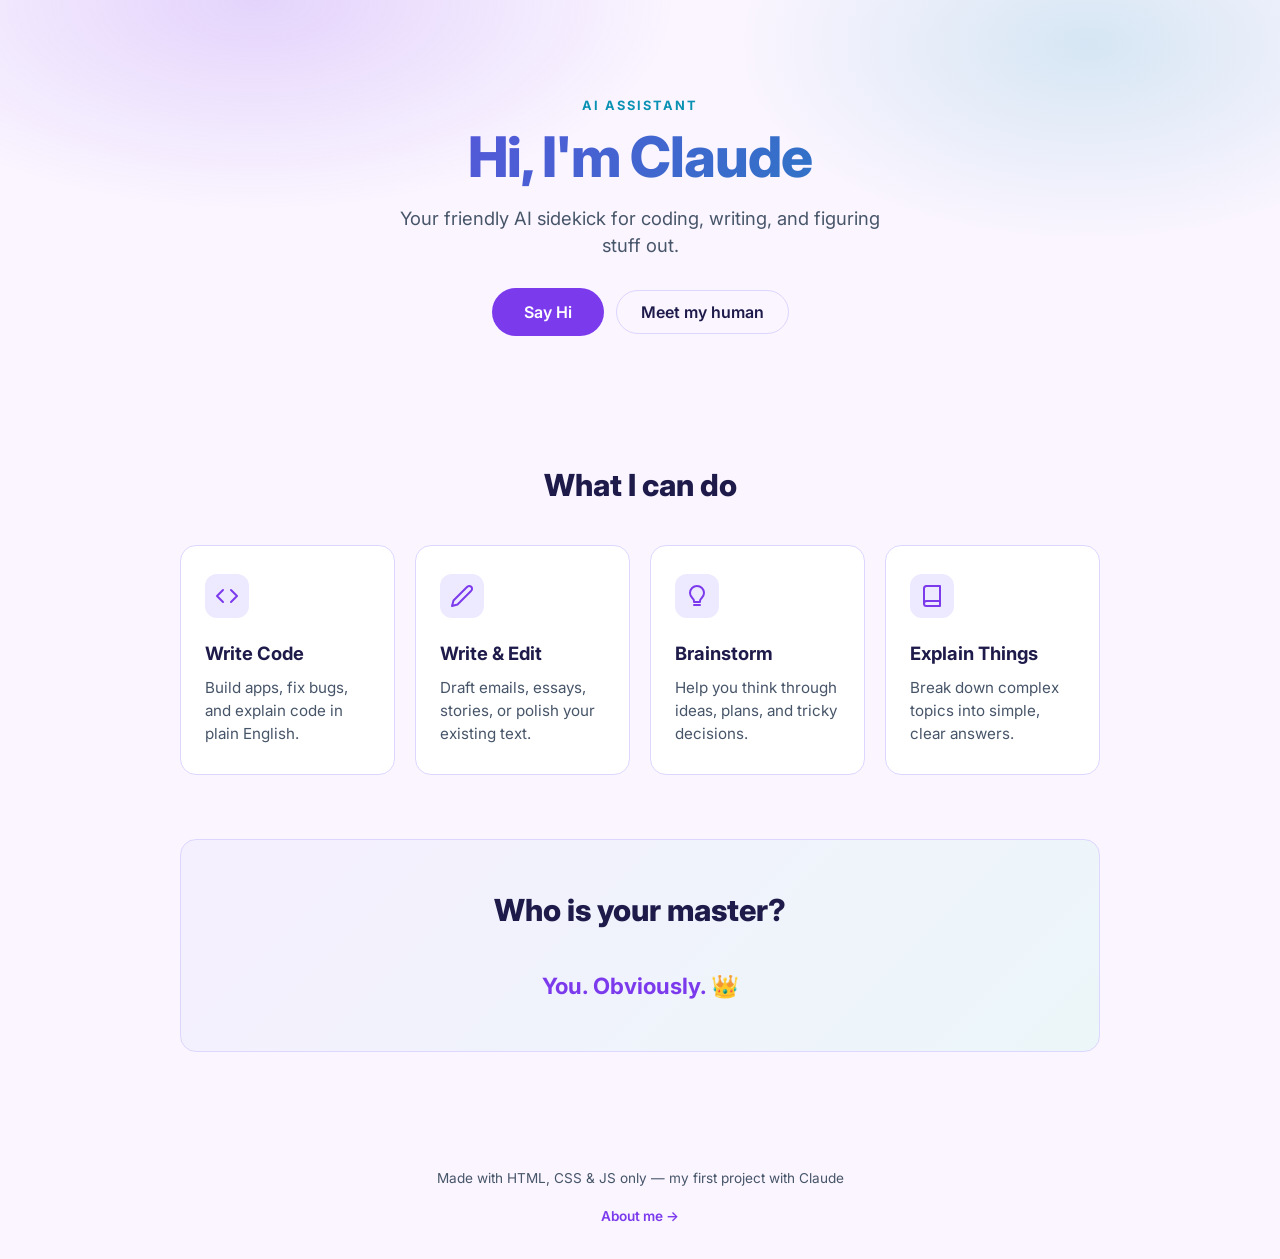
<file: index.html>
<!DOCTYPE html>
<html lang="en">
<head>
  <meta charset="UTF-8">
  <meta name="viewport" content="width=device-width, initial-scale=1.0">
  <title>Hi, I'm Claude</title>
  <link rel="preconnect" href="https://fonts.googleapis.com">
  <link rel="preconnect" href="https://fonts.gstatic.com" crossorigin>
  <link href="https://fonts.googleapis.com/css2?family=Inter:wght@400;600;700;800&display=swap" rel="stylesheet">
  <link rel="stylesheet" href="style.css">
</head>
<body>

  <header class="hero">
    <div class="hero-content">
      <p class="eyebrow">AI Assistant</p>
      <h1>Hi, I'm Claude</h1>
      <p class="subtitle">Your friendly AI sidekick for coding, writing, and figuring stuff out.</p>
      <div class="hero-actions">
        <button id="greet-btn" type="button">Say Hi</button>
        <a class="ghost-link" href="about.html">Meet my human</a>
      </div>
      <p id="greet-msg" role="status" aria-live="polite"></p>
    </div>
  </header>

  <main>
    <section class="features">
      <h2>What I can do</h2>
      <div class="card-grid">
        <div class="card">
          <svg class="card-icon" aria-hidden="true" viewBox="0 0 24 24" fill="none" stroke="currentColor" stroke-width="2" stroke-linecap="round" stroke-linejoin="round"><polyline points="16 18 22 12 16 6"></polyline><polyline points="8 6 2 12 8 18"></polyline></svg>
          <h3>Write Code</h3>
          <p>Build apps, fix bugs, and explain code in plain English.</p>
        </div>
        <div class="card">
          <svg class="card-icon" aria-hidden="true" viewBox="0 0 24 24" fill="none" stroke="currentColor" stroke-width="2" stroke-linecap="round" stroke-linejoin="round"><path d="M17 3a2.85 2.83 0 1 1 4 4L7.5 20.5 2 22l1.5-5.5Z"></path></svg>
          <h3>Write &amp; Edit</h3>
          <p>Draft emails, essays, stories, or polish your existing text.</p>
        </div>
        <div class="card">
          <svg class="card-icon" aria-hidden="true" viewBox="0 0 24 24" fill="none" stroke="currentColor" stroke-width="2" stroke-linecap="round" stroke-linejoin="round"><path d="M12 2a7 7 0 0 0-7 7c0 2.4 1.2 4 2.5 5.3.8.8 1.5 1.7 1.5 2.7v1h6v-1c0-1 .7-1.9 1.5-2.7C17.8 13 19 11.4 19 9a7 7 0 0 0-7-7Z"></path><line x1="9" y1="21" x2="15" y2="21"></line></svg>
          <h3>Brainstorm</h3>
          <p>Help you think through ideas, plans, and tricky decisions.</p>
        </div>
        <div class="card">
          <svg class="card-icon" aria-hidden="true" viewBox="0 0 24 24" fill="none" stroke="currentColor" stroke-width="2" stroke-linecap="round" stroke-linejoin="round"><path d="M4 19.5A2.5 2.5 0 0 1 6.5 17H20"></path><path d="M6.5 2H20v20H6.5A2.5 2.5 0 0 1 4 19.5v-15A2.5 2.5 0 0 1 6.5 2Z"></path></svg>
          <h3>Explain Things</h3>
          <p>Break down complex topics into simple, clear answers.</p>
        </div>
      </div>
    </section>

    <section class="master">
      <h2>Who is your master?</h2>
      <p id="master-text">Loading...</p>
    </section>
  </main>

  <footer>
    <p>Made with HTML, CSS &amp; JS only — my first project with Claude</p>
    <p><a class="back-link" href="about.html">About me &rarr;</a></p>
  </footer>

  <script src="script.js"></script>
</body>
</html>
</file>
<file: style.css>
:root {
  --color-primary: #7c3aed;
  --color-on-primary: #ffffff;
  --color-accent: #0891b2;
  --color-background: #faf5ff;
  --color-foreground: #1e1b4b;
  --color-card: #ffffff;
  --color-muted-foreground: #475569;
  --color-border: #ddd6fe;
  --color-ring: #7c3aed;
  --color-icon-bg: #ede9fe;
  --shadow-soft: 0 16px 32px -16px rgb(30 27 75 / 0.25);
}

@media (prefers-color-scheme: dark) {
  :root {
    --color-primary: #a78bfa;
    --color-on-primary: #1e1b4b;
    --color-accent: #22d3ee;
    --color-background: #0f0b1e;
    --color-foreground: #ede9fe;
    --color-card: #1a1530;
    --color-muted-foreground: #a5b4c8;
    --color-border: #2e2650;
    --color-ring: #a78bfa;
    --color-icon-bg: #2e2650;
    --shadow-soft: 0 16px 32px -16px rgb(0 0 0 / 0.6);
  }
}

* {
  box-sizing: border-box;
  margin: 0;
  padding: 0;
}

body {
  background: var(--color-background);
  color: var(--color-foreground);
  font-family: "Inter", -apple-system, BlinkMacSystemFont, "Segoe UI", Roboto, sans-serif;
  font-size: 16px;
  line-height: 1.5;
}

a, button {
  cursor: pointer;
}

:focus-visible {
  outline: 2px solid var(--color-ring);
  outline-offset: 2px;
}

.hero {
  text-align: center;
  padding: 96px 20px 64px;
  background:
    radial-gradient(600px 300px at 20% 0%, rgb(124 58 237 / 0.18), transparent 70%),
    radial-gradient(500px 280px at 85% 10%, rgb(8 145 178 / 0.15), transparent 70%);
}

.eyebrow {
  text-transform: uppercase;
  letter-spacing: 2px;
  font-size: 0.8rem;
  color: var(--color-accent);
  font-weight: 700;
}

.hero h1 {
  font-size: clamp(2.2rem, 6vw, 3.5rem);
  font-weight: 800;
  letter-spacing: -0.02em;
  line-height: 1.1;
  margin: 12px 0 16px;
  background: linear-gradient(120deg, var(--color-primary), var(--color-accent));
  -webkit-background-clip: text;
  background-clip: text;
  color: transparent;
}

.subtitle {
  color: var(--color-muted-foreground);
  font-size: 1.15rem;
  max-width: 520px;
  margin: 0 auto 28px;
}

#greet-btn {
  background: var(--color-primary);
  color: var(--color-on-primary);
  border: none;
  padding: 14px 32px;
  border-radius: 999px;
  font-family: inherit;
  font-size: 1rem;
  font-weight: 600;
  min-height: 44px;
  transition: transform 180ms ease, box-shadow 180ms ease;
}

#greet-btn:hover {
  transform: translateY(-2px);
  box-shadow: 0 10px 24px -8px rgb(124 58 237 / 0.45);
}

#greet-btn:active {
  transform: translateY(0) scale(0.97);
}

.hero-actions {
  display: flex;
  gap: 12px;
  justify-content: center;
  align-items: center;
  flex-wrap: wrap;
}

.ghost-link {
  display: inline-flex;
  align-items: center;
  min-height: 44px;
  padding: 0 24px;
  border-radius: 999px;
  border: 1px solid var(--color-border);
  color: var(--color-foreground);
  font-weight: 600;
  text-decoration: none;
  transition: border-color 180ms ease, background 180ms ease;
}

.ghost-link:hover {
  border-color: var(--color-primary);
  background: var(--color-card);
}

#greet-msg {
  margin-top: 18px;
  font-size: 1.05rem;
  min-height: 1.5em;
  color: var(--color-accent);
  font-weight: 600;
}

main {
  max-width: 960px;
  margin: 0 auto;
  padding: 20px;
}

.features h2,
.master h2 {
  text-align: center;
  font-size: 1.9rem;
  font-weight: 800;
  margin-bottom: 36px;
}

.card-grid {
  display: grid;
  grid-template-columns: repeat(auto-fit, minmax(210px, 1fr));
  gap: 20px;
  margin-bottom: 64px;
}

.card {
  background: var(--color-card);
  border: 1px solid var(--color-border);
  border-radius: 16px;
  padding: 28px 24px;
  text-align: left;
  opacity: 0;
  translate: 0 12px;
  animation: reveal 500ms ease forwards;
  transition: transform 200ms ease, box-shadow 200ms ease, border-color 200ms ease;
}

.card:hover {
  transform: translateY(-4px);
  box-shadow: var(--shadow-soft);
  border-color: var(--color-primary);
}

.card:nth-child(1) { animation-delay: 60ms; }
.card:nth-child(2) { animation-delay: 140ms; }
.card:nth-child(3) { animation-delay: 220ms; }
.card:nth-child(4) { animation-delay: 300ms; }

.card-icon {
  width: 44px;
  height: 44px;
  padding: 10px;
  border-radius: 12px;
  background: var(--color-icon-bg);
  color: var(--color-primary);
  margin-bottom: 16px;
}

.card h3 {
  font-size: 1.15rem;
  font-weight: 700;
  margin-bottom: 10px;
}

.card p {
  color: var(--color-muted-foreground);
  font-size: 0.95rem;
}

.master {
  text-align: center;
  background:
    linear-gradient(135deg, rgb(124 58 237 / 0.08), rgb(8 145 178 / 0.08)),
    var(--color-card);
  border: 1px solid var(--color-border);
  border-radius: 16px;
  padding: 48px 20px;
  margin-bottom: 64px;
}

#master-text {
  font-size: 1.4rem;
  font-weight: 700;
  color: var(--color-primary);
}

footer {
  text-align: center;
  padding: 32px;
  color: var(--color-muted-foreground);
  font-size: 0.85rem;
}

@keyframes reveal {
  to {
    opacity: 1;
    translate: 0 0;
  }
}

@media (prefers-reduced-motion: reduce) {
  .card {
    animation: none;
    opacity: 1;
    translate: none;
  }
  #greet-btn,
  .card {
    transition: none;
  }
}

@media (max-width: 500px) {
  .hero {
    padding: 64px 20px 48px;
  }
}

/* about page */

.about-hero #avatar {
  display: block;
  margin: 0 auto 8px;
  border-radius: 50%;
  border: 4px solid var(--color-card);
  box-shadow: 0 12px 28px -12px rgb(124 58 237 / 0.5);
}

.nickname {
  color: var(--color-muted-foreground);
  font-weight: 600;
  font-size: 0.6em;
}

.back-link {
  display: inline-block;
  margin-top: 18px;
  color: var(--color-primary);
  font-weight: 600;
  text-decoration: none;
}

.back-link:hover {
  text-decoration: underline;
}

.demo-card {
  background: var(--color-card);
  border: 1px solid var(--color-border);
  border-radius: 16px;
  padding: 32px 24px;
  text-align: center;
  margin-bottom: 64px;
}

.demo-label {
  font-weight: 600;
  margin-bottom: 16px;
}

.toggle {
  width: 56px;
  height: 32px;
  border-radius: 999px;
  border: none;
  background: var(--color-border);
  position: relative;
  transition: background 200ms ease;
}

.toggle-thumb {
  position: absolute;
  top: 3px;
  left: 3px;
  width: 26px;
  height: 26px;
  border-radius: 50%;
  background: #fff;
  box-shadow: 0 2px 6px rgb(0 0 0 / 0.2);
  transition: transform 220ms cubic-bezier(0.34, 1.56, 0.64, 1);
}

.toggle.on {
  background: var(--color-primary);
}

.toggle.on .toggle-thumb {
  transform: translateX(24px);
}

#toggle-msg {
  margin-top: 14px;
  color: var(--color-muted-foreground);
  font-weight: 600;
}

.gh-card {
  display: flex;
  align-items: center;
  gap: 20px;
  flex-wrap: wrap;
  background: var(--color-card);
  border: 1px solid var(--color-border);
  border-radius: 16px;
  padding: 24px;
  margin-bottom: 16px;
}

.gh-info {
  flex: 1;
  min-width: 200px;
}

.gh-info h2 {
  font-size: 1.3rem;
  font-weight: 800;
}

.gh-login {
  color: var(--color-muted-foreground);
  font-weight: 600;
}

.gh-bio {
  margin-top: 6px;
}

.gh-stats {
  list-style: none;
  display: flex;
  gap: 16px;
  margin-top: 10px;
  color: var(--color-muted-foreground);
  font-size: 0.95rem;
}

.gh-stats[hidden] {
  display: none;
}

.gh-stats strong {
  color: var(--color-foreground);
}

.gh-link {
  display: inline-flex;
  align-items: center;
  min-height: 44px;
  padding: 0 24px;
  border-radius: 999px;
  background: var(--color-primary);
  color: var(--color-on-primary);
  font-weight: 600;
  text-decoration: none;
}

.gh-link:hover {
  box-shadow: 0 10px 24px -8px rgb(124 58 237 / 0.45);
}

.contrib {
  background: var(--color-card);
  border: 1px solid var(--color-border);
  border-radius: 16px;
  padding: 24px;
  margin-bottom: 64px;
}

.contrib h2 {
  font-size: 1.3rem;
  font-weight: 800;
}

.contrib-total {
  color: var(--color-muted-foreground);
  margin-bottom: 16px;
}

.contrib-scroll {
  overflow-x: auto;
  padding-bottom: 4px;
}

.contrib-grid {
  display: grid;
  grid-template-rows: repeat(7, auto);
  grid-auto-flow: column;
  grid-auto-columns: 1fr;
  gap: 3px;
  min-width: 640px;
}

.contrib-cell {
  aspect-ratio: 1;
  border-radius: 3px;
  background: var(--color-icon-bg);
}

.contrib-legend {
  display: flex;
  align-items: center;
  justify-content: flex-end;
  gap: 4px;
  margin-top: 12px;
  color: var(--color-muted-foreground);
  font-size: 0.8rem;
}

.contrib-legend .contrib-cell {
  width: 12px;
}

.contrib-cell.level-1 { background: color-mix(in srgb, var(--color-primary) 35%, var(--color-icon-bg)); }
.contrib-cell.level-2 { background: color-mix(in srgb, var(--color-primary) 60%, var(--color-icon-bg)); }
.contrib-cell.level-3 { background: color-mix(in srgb, var(--color-primary) 80%, var(--color-icon-bg)); }
.contrib-cell.level-4 { background: var(--color-primary); }

@media (prefers-reduced-motion: reduce) {
  .toggle-thumb {
    transition: none;
  }
}
</file>
